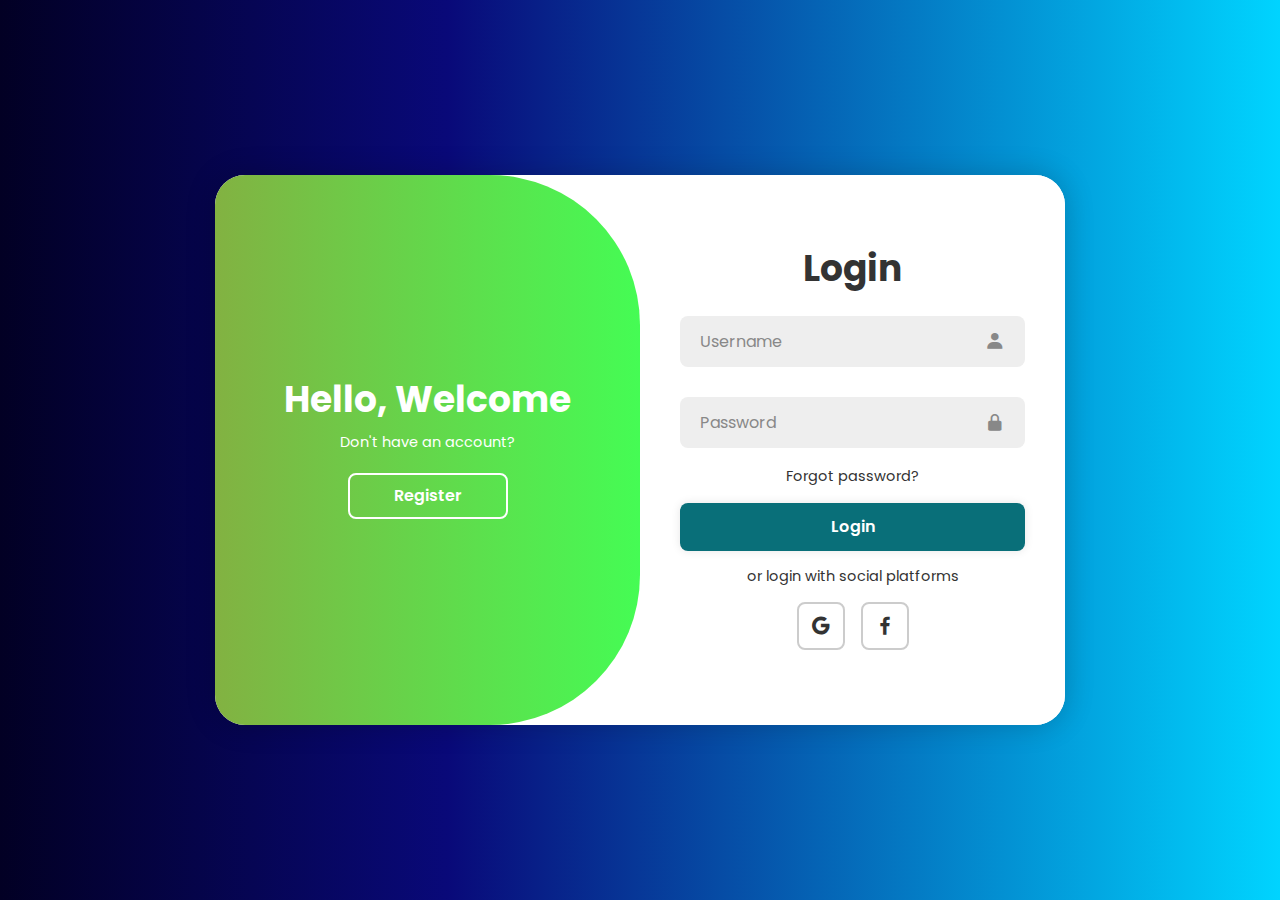
<file: index.html>
<!DOCTYPE html>
<html lang="en">

<head>
    <meta charset="UTF-8">
    <meta http-equiv="X-UA-Compatible" content="IE=7">
    <meta name="viewport" content="width=device-width,initial-scale=1.0">
    <title>Family Tree Haji Ahmad Nor</title>
    <link href='https://unpkg.com/boxicons@2.1.4/css/boxicons.min.css' rel='stylesheet'>
    <link rel="stylesheet" href="../Css File/login.css">
</head>

<body>

    <div class="container">
        <div class="form-box login">
            <form method="POST" action="../Php file/login.php">
                <h1>Login</h1>
                <div class="input-box">
                    <input type="text" placeholder="Username" name="username" id="" required>
                    <i class='bx bxs-user'></i>
                </div>
                <div class="input-box">
                    <input type="password" placeholder="Password" name="password" id="" required>
                    <i class='bx bxs-lock-alt'></i>
                </div>
                <div class="forgot-link">
                    <a href="forgot-pass.php">Forgot password?</a>
                </div>
                <button type="submit" class="btn">Login</button>
                <p>or login with social platforms</p>
                <div class="social-icons">
                    <a href="#"><i class='bx bxl-google'></i></a>
                    <a href="#"><i class='bx bxl-facebook'></i></a>
                </div>
            </form>
        </div>

        <div class="form-box register">
            <form method="POST" action="../Php file/register.php">
                <h1>Registration</h1>
                <div class="input-box">
                    <input type="text" placeholder="Username" name="username" id="" required>
                    <i class='bx bxs-user'></i>
                </div>
                <div class="input-box">
                    <input type="email" placeholder="Email" name="email" id="" required>
                    <i class='bx bxs-envelope'></i>
                </div>
                <div class="input-box">
                    <input type="password" placeholder="Password" name="password" id="" required>
                    <i class='bx bxs-lock-alt'></i>
                </div>
                <button type="submit" class="btn">Register</button>
                <p>or register with social platforms</p>
                <div class="social-icons">
                    <a href="#"><i class='bx bxl-google'></i></a>
                    <a href="#"><i class='bx bxl-facebook'></i></a>
                </div>
            </form>
        </div>

        <div class="toggle-box">
            <div class="toggle-panel toggle-left">
                <h1>Hello, Welcome</h1>
                <p>Don't have an account?</p>
                <button class="btn register-btn">Register</button>
            </div>
            <div class="toggle-panel toggle-right">
                <h1>Welcome Back!</h1>
                <p>Already have an account?</p>
                <button class="btn login-btn">Login</button>
            </div>
        </div>

    </div>

    <script src="../JavaScript File/login.js"></script>
</body>

</html>
</file>
<file: Css File/login.css>
@import url('https://fonts.googleapis.com/css2?family=Poppins:wght@300;400;500;600;700;800;900&display=swap');

* {
    margin: 0;
    padding: 0;
    box-sizing: border-box;
    font-family: 'Poppins', sans-serif;
}

body {
    display: flex;
    justify-content: center;
    align-items: center;
    min-height: 100vh;
    background: linear-gradient(90deg, rgba(2,0,36,1) 0%, rgba(9,9,121,1) 35%, rgba(0,212,255,1) 100%);
}



.container {
    position: relative;
    width: 850px;
    height: 550px;
    background: #fff;
    border-radius: 30px;
    box-shadow: 0 0 30px rgba(0, 0, 0, .2);
    margin: 20px;
    overflow: hidden;
}

.form-box {
    position: absolute;
    right: 0;
    width: 50%;
    height: 100%;
    background: #fff;
    display: flex;
    align-items: center;
    color: #333;
    text-align: center;
    padding: 40px;
    z-index: 1;
    transition: .6s ease-in-out 1.2s, visibility 0s 1s;
}

.container.active .form-box {
    right: 50%;
}

.form-box.register {
    visibility: hidden;
}

.container.active .form-box.register {
    visibility: visible;
}

form {
    width: 100%;
}

.container h1 {
    font-size: 36px;
    margin: -10px 0;
}

.input-box {
    position: relative;
    margin: 30px 0;
}

.input-box input {
    width: 100%;
    padding: 13px 50px 13px 20px;
    background: #eee;
    border-radius: 8px;
    border: none;
    outline: none;
    font-size: 16px;
    color: #333;
    font-weight: 500;
}

.input-box input::placeholder {
    color: #888;
    font-weight: 400;
}

.input-box i {
    position: absolute;
    right: 20px;
    top: 50%;
    transform: translateY(-50%);
    font-size: 20px;
    color: #888;
}

.forgot-link {
    margin: -15px 0 15px;
}

.forgot-link a {
    font-size: 14.5px;
    color: #333;
    text-decoration: none;
}

.btn {
    width: 100%;
    height: 48px;
    background: #096f79;
    border-radius: 8px;
    box-shadow: 0 0 10px rgba(0, 0, 0, .1);
    border: none;
    cursor: pointer;
    font-size: 16px;
    color: #fff;
    font-weight: 600;
}

.container p {
    font-size: 14.5px;
    margin: 15px 0;
}

.social-icons {
    display: flex;
    justify-content: center;
}

.social-icons a {
    display: inline-flex;
    padding: 10px;
    border: 2px solid #ccc;
    border-radius: 8px;
    font-size: 24px;
    color: #333;
    text-decoration: none;
    margin: 0 8px;
}

.toggle-box {
    position: absolute;
    width: 100%;
    height: 100%;
}

.toggle-box::before {
    content: '';
    position: absolute;
    left: -250%;
    width: 300%;
    height: 100%;
    background:  linear-gradient(90deg, rgba(131,58,180,1) 0%, rgba(253,29,29,1) 50%, rgba(69,252,84,1) 100%);
    border-radius: 150px;
    z-index: 2;
    transition: 1.8s ease-in-out;
}

.container.active .toggle-box::before {
    left: 50%;
}

.toggle-panel {
    position: absolute;
    width: 50%;
    height: 100%;
    color: #fff;
    display: flex;
    flex-direction: column;
    justify-content: center;
    align-items: center;
    z-index: 2;
    transition: .6s ease-in-out;
}

.toggle-panel.toggle-left {
    left: 0;
    transition-delay: 1.2s;
}

.container.active .toggle-panel.toggle-left {
    left: -50%;
    transition-delay: .6s;
}

.toggle-panel.toggle-right {
    right: -50%;
    transition-delay: .6s;
}

.container.active .toggle-panel.toggle-right {
    right: 0;
    transition-delay: 1.2s;
}

.toggle-panel p {
    margin-bottom: 20px;
}

.toggle-panel .btn {
    width: 160px;
    height: 46px;
    background: transparent;
    border: 2px solid #fff;
    box-shadow: none;
}

@media screen and (max-width: 650px) {
    .container {
        height: calc(100vh - 40vh);
    }

    .form-box {
        width: 100%;
        height: 70%;
        bottom: 0;
    }

    .container.active .form-box {
        right: 0;
        bottom: 30%;
    }

    .toggle-box::before {
        left: 0;
        top: -270%;
        width: 100%;
        height: 300%;
        border-radius: 20vw;
    }

    .container.active .toggle-box::before {
        left: 0;
        top: 70%;
    }

    .toggle-panel {
        width: 100%;
        height: 30%;
    }

    .toggle-panel.toggle-left {
        top: 0;
    }

    .container.active .toggle-panel.toggle-left {
        left: 0;
        top: -30%;
    }

    .toggle-panel.toggle-right {
        right: 0;
        bottom: -30%;
    }

    .container.active .toggle-panel.toggle-right {
        bottom: 0;
    }
}

@media screen and (max-width: 400px) {
    .form-box {
        padding: 20px;
    }

    .toggle-panel h1 {
        font-size: 30px;
    }
}
</file>
